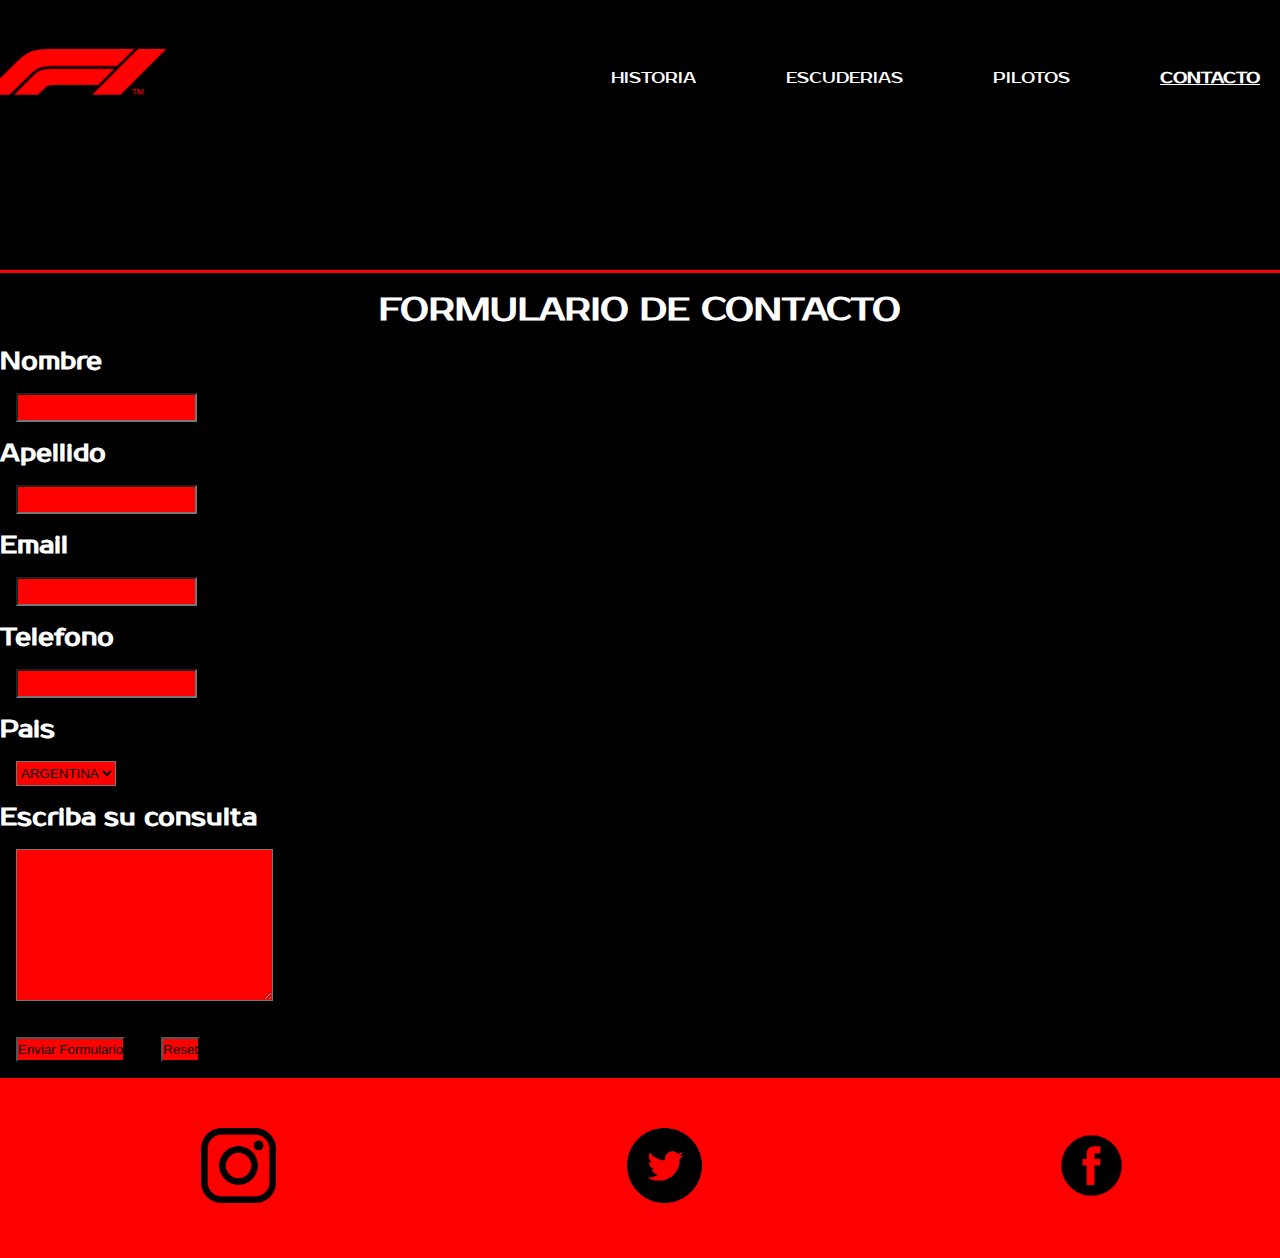
<file: seccionesMiPagina/contacto.html>
<!DOCTYPE html>
<html lang="en">
<head>
    <meta charset="UTF-8">
    <meta http-equiv="X-UA-Compatible" content="IE=edge">
    <meta name="viewport" content="width=device-width, initial-scale=1.0">
    <link href="https://cdn.jsdelivr.net/npm/bootstrap@5.3.0-alpha1/dist/css/bootstrap.min.css" rel="stylesheet" integrity="sha384-GLhlTQ8iRABdZLl6O3oVMWSktQOp6b7In1Zl3/Jr59b6EGGoI1aFkw7cmDA6j6gD" crossorigin="anonymous">
    <link rel="stylesheet" href="https://cdnjs.cloudflare.com/ajax/libs/animate.css/4.1.1/animate.min.css" />
    <link rel="stylesheet" href="../css/style.css">
    <title>CONTACTO</title>
</head>
<body>
    <header>
        <nav class="headerNav">
            <a href="../index.html" class="scale"><img
                    src="../recursos/logoF1.png"
                    alt="Logo F1" class="logo"></a>
            <ul class="header__menuNav">

                <li class="scale"><a href="./historia.html">HISTORIA</a></li>
                <li class="scale"><a href="./escuderias.html">ESCUDERIAS</a></li>
                <li class="scale"><a href="./pilotos.html" >PILOTOS</a></li>
                <li class="scale"><a href="./contacto.html" class="header__menuNav--activo">CONTACTO</a></li>
            </ul>
        </nav>
        <nav class="navbar bg-dark fixed-top">
            <div class="container-fluid">
              <a class="navbar-brand" href="../index.html"><img src="../recursos/logoF1.png" alt="Logo F1" class="logo"></a>
              <button class="navbar-toggler bg-danger" type="button" data-bs-toggle="offcanvas" data-bs-target="#offcanvasNavbar" aria-controls="offcanvasNavbar">
                <span class="navbar-toggler-icon"></span>
              </button>
              <div class="offcanvas offcanvas-end bg-dark" tabindex="-1" id="offcanvasNavbar" aria-labelledby="offcanvasNavbarLabel">
                <div class="offcanvas-header">
                  <button type="button" class="btn-close bg-danger" data-bs-dismiss="offcanvas" aria-label="Close"></button>
                </div>
                <div class="offcanvas-body">
                  <ul class="navbar-nav justify-content-end flex-grow-1 pe-3">
                    <li class="nav-item">
                      <a class="nav-link fs-4"  href="./historia.html">HISTORIA</a>
                    </li>
                    <li class="nav-item">
                      <a class="nav-link fs-4" href="./escuderias.html">ESCUDERIAS</a>
                    </li>
                    <li class="nav-item">
                        <a class="nav-link fs-4"  href="./pilotos.html">PILOTOS</a>
                      </li>
                      <li class="nav-item">
                        <a class="nav-link fs-4 header__menuNav--activo" href="./contacto.html">CONTACTO</a>
                      </li>
                  </ul>
                </div>
              </div>
            </div>
          </nav>
    </header>
    <main>
        <h1>FORMULARIO DE CONTACTO</h1>
        <form action="#" method="get" >
            <section>
                <h3>Nombre</h3>
                <input type="text" name="nombre" class="cambioColor">

            </section>
            <section>
                <h3>Apellido</h3>
                <input type="text" name="apellido" class="cambioColor">
            </section>
           <section>
               <h3>Email</h3>
               <input type="email"  name="email" class="cambioColor">
           </section>
            <section>
                <h3>Telefono</h3>
                <input type="text"  name="tel" class="cambioColor">
            </section>
           <section>
               <h3>Pais</h3>
               <select name="pais" class="cambioColor">
                   <option value="Argentina">ARGENTINA</option>
                   <option value="Brasil">BRASIL</option>
                   <option value="Chile">CHILE</option>
                   <option value="Uruguay">URUGUAY</option>
                   <option value="Peru">PERU</option>
                   <option value="Otros">OTROS...</option>
                </select>
           </section>
            <section>
                <h3>Escriba su consulta</h3>
                <textarea name="consulta" id="" cols="30" rows="10" class="cambioColor"></textarea>
            </section>
            
           
            <button class="botonFormulario cambioColor">Enviar Formulario</button>
            <input type="reset" class="cambioColor">


        </form>
    </main>
    <footer>
        <section>

            
            <ul class="footer__listaRedes">
                <li class="scale"><a href="https://www.instagram.com/f1/?next=%2F" target="_blank"><img
                    src="../recursos/logoInsta.png"
                            class="logoRedes"></a></li>
                <li class="scale"><a href="https://twitter.com/F1?ref_src=twsrc%5Egoogle%7Ctwcamp%5Eserp%7Ctwgr%5Eauthor"
                        target="_blank"><img
                        src="../recursos/logoTwitter.png"
                            class="logoRedes"></a></li>
                <li class="scale"><a href="https://es-la.facebook.com/Formula1/" target="_blank"><img
                    src="../recursos/logoFacebook.png"
                            class="logoRedes"></a></li>

            </ul>
        </section>
    </footer>
    <script src="https://cdn.jsdelivr.net/npm/bootstrap@5.3.0-alpha1/dist/js/bootstrap.bundle.min.js" integrity="sha384-w76AqPfDkMBDXo30jS1Sgez6pr3x5MlQ1ZAGC+nuZB+EYdgRZgiwxhTBTkF7CXvN" crossorigin="anonymous"></script>
</body>
<script src="../js/wow.js"></script>
<script>
    new WOW().init();
</script>
</html>
</file>
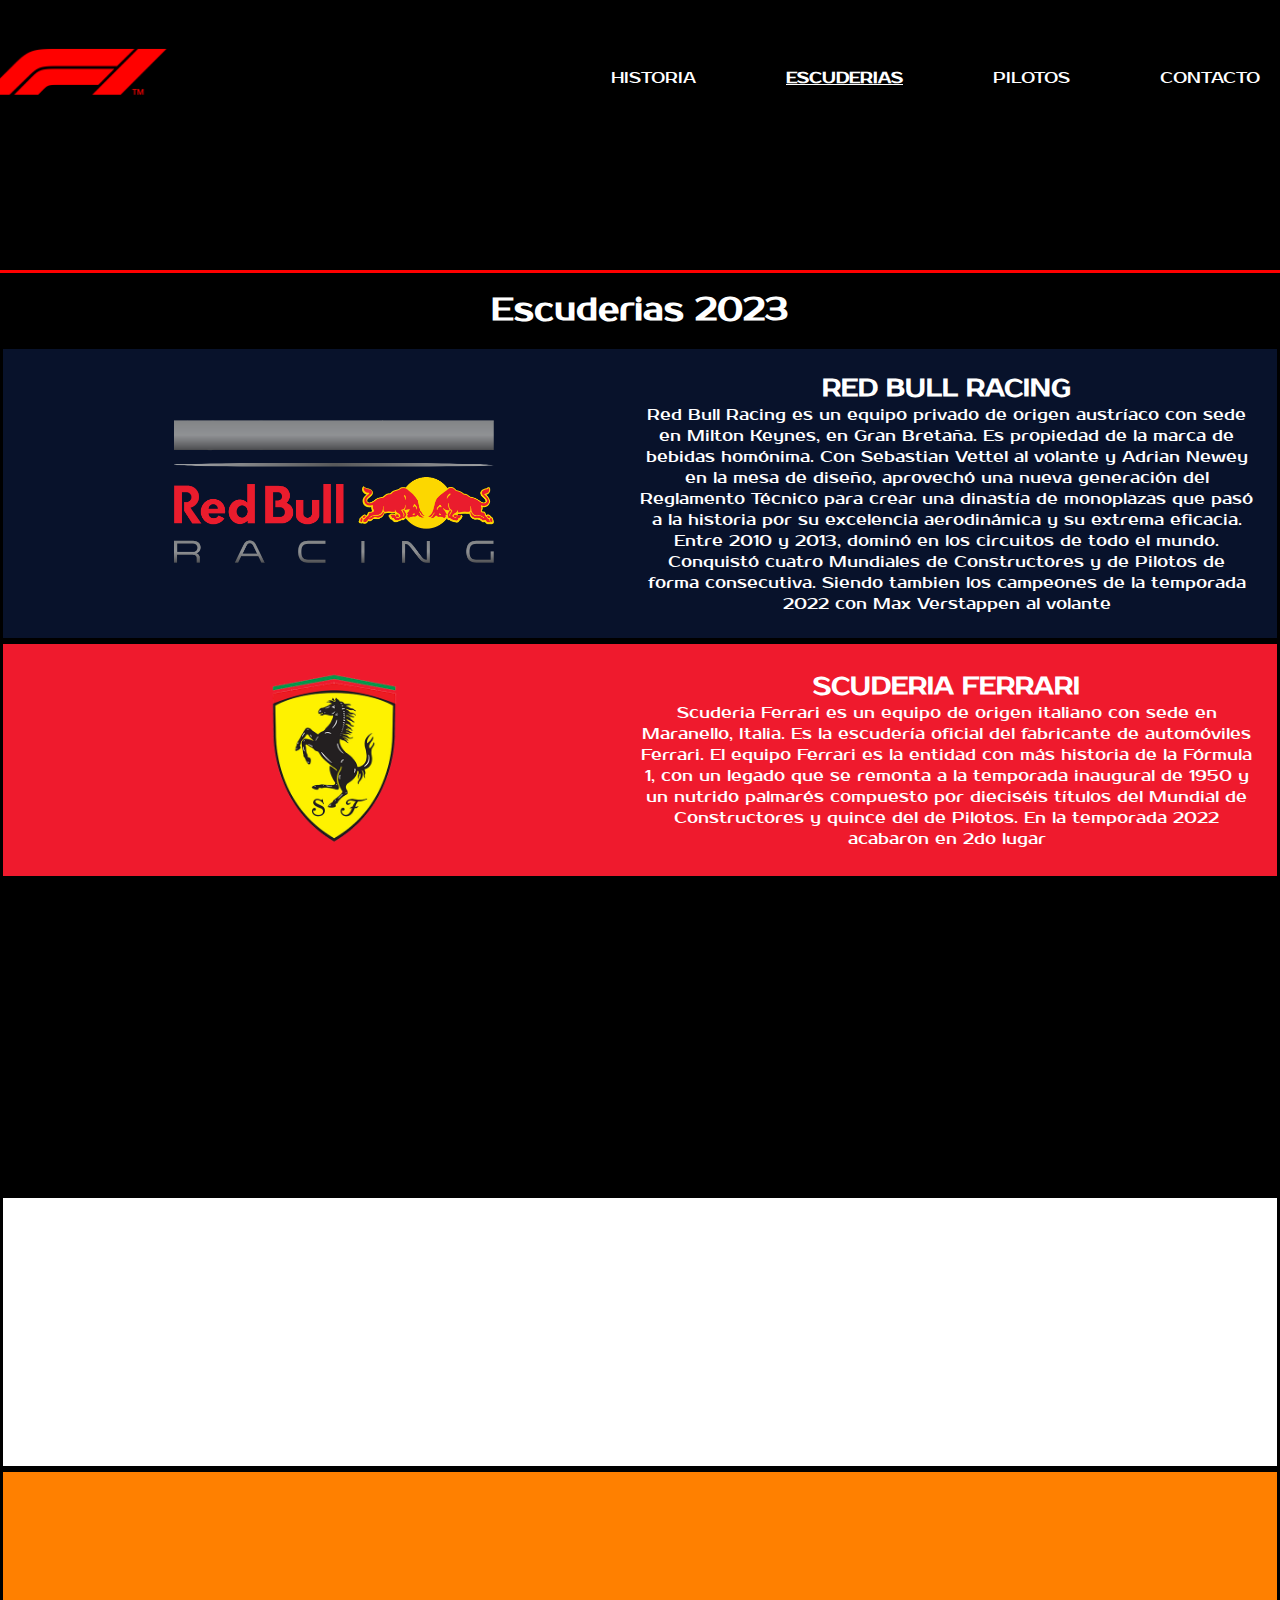
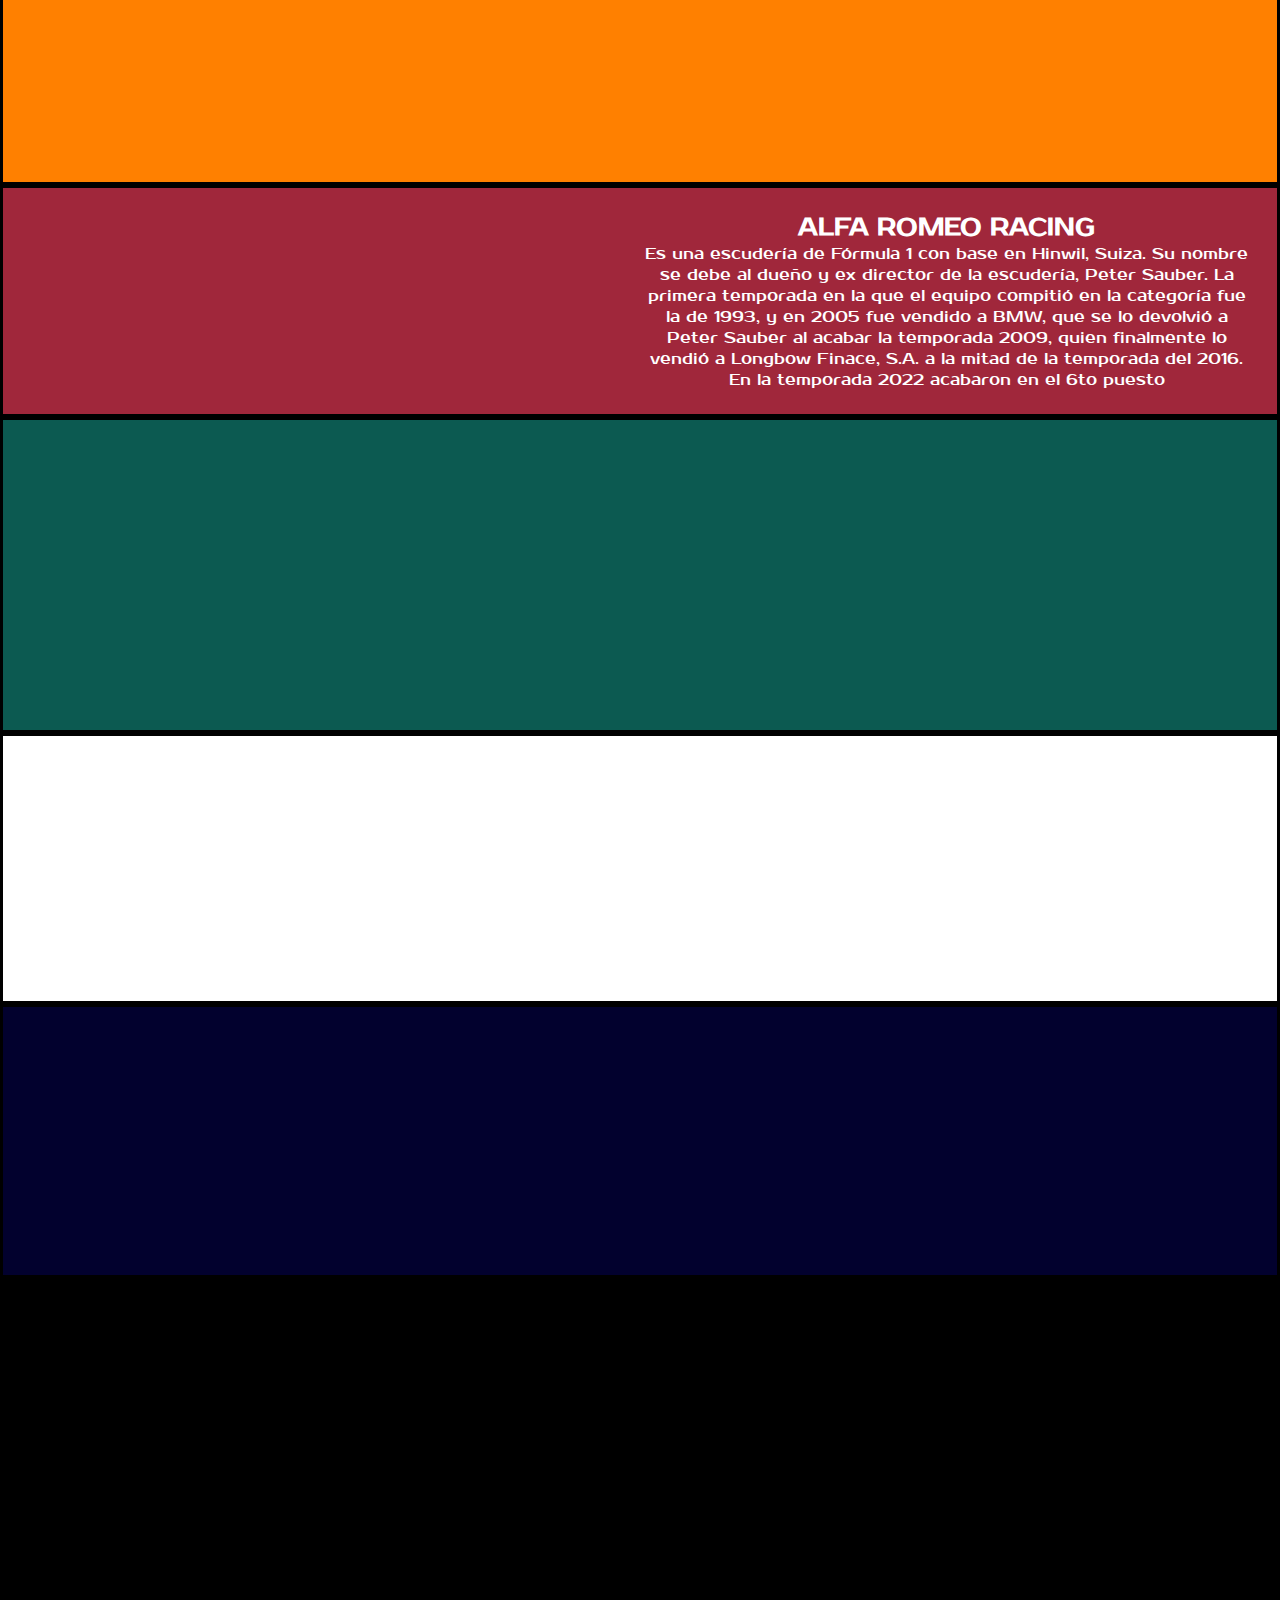
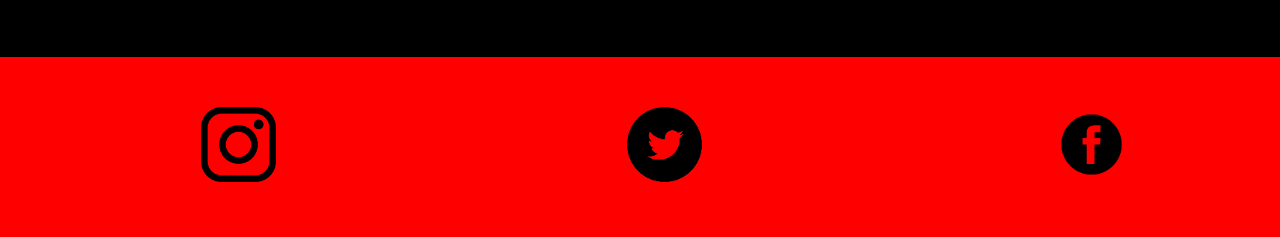
<file: seccionesMiPagina/escuderias.html>
<!DOCTYPE html>
<html lang="en">

<head>
    <meta charset="UTF-8">
    <meta http-equiv="X-UA-Compatible" content="IE=edge">
    <meta name="viewport" content="width=device-width, initial-scale=1.0">
    <link href="https://cdn.jsdelivr.net/npm/bootstrap@5.3.0-alpha1/dist/css/bootstrap.min.css" rel="stylesheet" integrity="sha384-GLhlTQ8iRABdZLl6O3oVMWSktQOp6b7In1Zl3/Jr59b6EGGoI1aFkw7cmDA6j6gD" crossorigin="anonymous">
    <link rel="stylesheet" href="https://cdnjs.cloudflare.com/ajax/libs/animate.css/4.1.1/animate.min.css" />
    <link rel="stylesheet" href="../css/style.css">
   

    <title>ESCUDERIAS</title>
</head>

<body>
    <header>
        <nav class="headerNav">
            <a href="../index.html" class="scale"><img
                    src="../recursos/logoF1.png"
                    alt="Logo F1" class="logo"></a>
            <ul class="header__menuNav">

                <li class="scale"><a href="./historia.html">HISTORIA</a></li>
                <li class="scale"><a href="./escuderias.html" class="header__menuNav--activo">ESCUDERIAS</a></li>
                <li class="scale"><a href="./pilotos.html">PILOTOS</a></li>
                <li class="scale"><a href="./contacto.html">CONTACTO</a></li>
            </ul>
        </nav>
    </header>
    <nav class="navbar bg-dark fixed-top">
        <div class="container-fluid">
          <a class="navbar-brand" href="../index.html"><img src="../recursos/logoF1.png" alt="Logo F1" class="logo"></a>
          <button class="navbar-toggler bg-danger" type="button" data-bs-toggle="offcanvas" data-bs-target="#offcanvasNavbar" aria-controls="offcanvasNavbar">
            <span class="navbar-toggler-icon"></span>
          </button>
          <div class="offcanvas offcanvas-end bg-dark" tabindex="-1" id="offcanvasNavbar" aria-labelledby="offcanvasNavbarLabel">
            <div class="offcanvas-header">
              <button type="button" class="btn-close bg-danger" data-bs-dismiss="offcanvas" aria-label="Close"></button>
            </div>
            <div class="offcanvas-body">
              <ul class="navbar-nav justify-content-end flex-grow-1 pe-3">
                <li class="nav-item">
                  <a class="nav-link fs-4"  href="./historia.html">HISTORIA</a>
                </li>
                <li class="nav-item">
                  <a class="nav-link fs-4 header__menuNav--activo" href="./escuderias.html">ESCUDERIAS</a>
                </li>
                <li class="nav-item">
                    <a class="nav-link fs-4"  href="./pilotos.html">PILOTOS</a>
                  </li>
                  <li class="nav-item">
                    <a class="nav-link fs-4" href="./contacto.html">CONTACTO</a>
                  </li>
              </ul>
            </div>
          </div>
        </div>
      </nav>
    <main>
        <h1>Escuderias 2023</h1>
        <section class="main__divRedbull escuderiasMobile">
            <div class="wow animate__animated animate__lightSpeedInLeft">
                <img src="../recursos/f1Redbull.png" class="logoMclaren">
            </div>
            <div class="wow animate__animated animate__lightSpeedInRight">
                <h2>RED BULL RACING</h2>
                <p>Red Bull Racing es un equipo privado de origen austríaco con sede en Milton Keynes, en Gran Bretaña. Es propiedad de la marca de bebidas homónima.
                    Con Sebastian Vettel al volante y Adrian Newey en la mesa de diseño, aprovechó una nueva generación del Reglamento Técnico para crear una dinastía de monoplazas que pasó a la historia por su excelencia aerodinámica y su extrema eficacia. Entre 2010 y 2013, dominó en los circuitos de todo el mundo. Conquistó cuatro Mundiales de Constructores y de Pilotos de forma consecutiva.
                    Siendo tambien los campeones de la temporada 2022 con Max Verstappen al volante
                </p>
            </div>
        </section>
        <section class="main__divFerrari escuderiasMobile">
            <div>
                <img src="../recursos/f1Ferrari.png" class="logoMclaren">
            </div>
            <div class="wow animate__animated animate__lightSpeedInRight">
                <h2>SCUDERIA FERRARI</h2>
                <p>Scuderia Ferrari es un equipo de origen italiano con sede en Maranello, Italia. Es la escudería oficial del fabricante de automóviles Ferrari.
                    El equipo Ferrari es la entidad con más historia de la Fórmula 1, con un legado que se remonta a la temporada inaugural de 1950 y un nutrido palmarés compuesto por dieciséis títulos del Mundial de Constructores y quince del de Pilotos.
                    En la temporada 2022 acabaron en 2do lugar
                </p>
            </div>
        </section>
        <section class="main__divMercedes escuderiasMobile">
            <div class="wow animate__animated animate__lightSpeedInLeft">
                <img src="../recursos/f1Mercedes.png" class="logoMclaren">
            </div>
            <div class="wow animate__animated animate__lightSpeedInRight">
                <h2>MERCEDES-AMG PETRONAS F1 TEAM</h2>
                <p>Mercedes AMG F1 Petronas es un equipo de origen alemán con sedes en Brackley y Brixworth, en Gran Bretaña.
                    En 1954 y 1955, Mercedes se inscribió en el campeonato del mundo de Fórmula 1 con Juan Manuel Fangio como primer espada. El argentino ganó el título de pilotos en ambas temporadas y la marca cosechó nueve victorias. No ganó el título de Constructores porque éste no se disputó hasta 1958.
                    Toto Wolff asumió el liderazgo de la entidad a partir de 2014. Con la llegada de la era híbrida, el equipo dio un salto de calidad que lo convirtió en la fuerza hegemónica el deporte.
                    Ganando 8 campeonatos de constructores en racha entre 2013 y 2020. en la temporada 2022 acabaron en el 3er lugar
                </p>
            </div>
        </section>
        <section class="main__divAlpine escuderiasMobile">
            <div class="wow animate__animated animate__lightSpeedInLeft">
                <img src="../recursos/f1Alpine.png" class="logoMclaren">
            </div>
            <div class="wow animate__animated animate__lightSpeedInRight">
                <h2 class="h2FondoBlanco">BWT ALPINE F1 TEAM</h2>
                <p class="pFondoBlanco">Alpine F1 Team es un equipo de Fórmula 1 de origen francés con fábrica en Enstone, Reino Unido. Es propiedad de Renault, que compitió en la categoría reina bajo ese nombre hasta 2020.
                    El objetivo del equipo es volver a ganar carreras con el cambio de reglas de 2022, la misma meta que se fijó Renault con su regreso a la categoría con equipo propio en 2016. Desde entonces, han peleado en la zona media y en 2020 subieron al podio en dos ocasiones, una trayectoria ascendente pero todavía lejos de la cabeza.
                    En la temporada 2022 acabaron en el 4to puesto.
                </p>
            </div>
        </section>
        <section class="main__divMclaren escuderiasMobile">
            <div class="wow animate__animated animate__lightSpeedInLeft">
                <img class="logoMclaren" src="../recursos/f1Mclaren.png">
            </div>
            <div class="wow animate__animated animate__lightSpeedInRight">
                <h2>MCLAREN FORMULA ONE TEAM</h2>
                <p>McLaren es un equipo privado de origen británico con sede en Woking, Gran Bretaña. Es propiedad del Grupo McLaren.
                    El equipo McLaren es una de las entidades con más historia en la Fórmula 1, con un legado que se remonta a la temporada 1966 y un palmarés compuesto por doce títulos del Mundial de Constructores y ocho del de Pilotos.
                    En 1988 y 1989, McLaren reunió en su equipo a Alain Prost y Ayrton Senna para configurar la que muchos consideran la mejor alineación de todos los tiempos. La rivalidad entre el francés y el brasileño fue legendaria y estaba acentuada por la competitividad de sus monoplazas.
                    En la temporada 2022 acabaron en el 5to puesto.
                </p>
            </div>
        </section>
        <section class="main__divAlfaromeo escuderiasMobile">
            <div class="wow animate__animated animate__lightSpeedInLeft">
                <img src="../recursos/f1Alfaromeo.png" class="logoMclaren">
            </div>
            <div class="animate__animated animate__lightSpeedInRight">
                <h2>ALFA ROMEO RACING</h2>
                <p>Es una escudería de Fórmula 1 con base en Hinwil, Suiza. Su nombre se debe al dueño y ex director de la escudería, Peter Sauber. La primera temporada en la que el equipo compitió en la categoría fue la de 1993, y en 2005 fue vendido a BMW, que se lo devolvió a Peter Sauber al acabar la temporada 2009, quien finalmente lo vendió a Longbow Finace, S.A. a la mitad de la temporada del 2016.
                    En la temporada 2022 acabaron en el 6to puesto
                </p>
            </div>
        </section>
        <section class="main__divAstonmartin escuderiasMobile">
            <div class="wow animate__animated animate__lightSpeedInLeft">
                <img src="../recursos/f1Astonmartin.png" class="logoMclaren">
            </div>
            <div class="wow animate__animated animate__lightSpeedInRight">
                <h2>ASTON MARTIN F1 TEAM</h2>
                <p>Aston Martin Cognizant F1 Team es un equipo privado de origen británico con sede en Silverstone, Gran Bretaña. Es propiedad de un consorcio de inversores encabezado por el multimillonario canadiense Lawrence Stroll.
                    Aston Martin vuelve a la Fórmula 1 60 años después. La marca compitió en el Gran Circo en las temporadas 1959 y 1960, en las que disputó cinco Grandes Premios sin sumar puntos. Desde 2018 fue patrocinador principal de Red Bull. Lawrence Stroll compró la firma en sus horas bajas, a principios de 2020, tras hacerse con Force India y renombró al equipo, que ahora lleva el nombre de la famosa marca británica de vehículos de lujo.
                    En la temporada 2022 acabaron en el 7mo puesto.
                </p>
            </div>
        </section>
        <section class="main__divHaas escuderiasMobile">
            <div class="wow animate__animated animate__lightSpeedInLeft">
                <img src="../recursos/f1Haas.png" class="logoMclaren">

            </div>
            <div class="wow animate__animated animate__lightSpeedInRight">
                <h2 class="h2FondoBlanco">HAAS F1 TEAM</h2>
                <p class="pFondoBlanco">Haas F1 Team es un equipo privado de origen estadounidense con sedes en Banbury, Reino Unido y Kannapolis, Estados Unidos. Es propiedad de su fundador Gene Haas.
                    Haas es la escudería más joven de la parrilla. Se constituyó en 2014 y empezó a competir en 2016. Debutó con un acuerdo de colaboración técnica con Dallara, que produjo su primer chasis y Ferrari, que les permitió aprovechar algunos de sus componentes y recursos tecnológicos.
                    En la temporada 2022 acabaron en el 8vo puesto.
                </p>
            </div>
        </section>
        <section class="main__divAlphatauri escuderiasMobile">
            <div class="wow animate__animated animate__lightSpeedInLeft">
                <img src="../recursos/f1Alphatauri.png" class="logoMclaren">
            </div>

            <div class="wow animate__animated animate__lightSpeedInRight">
                <h2>SCUDERIA ALPHA TAURI</h2>
                <p>AlphaTauri Honda es un equipo privado de origen italiano con sede en Faenza, Italia. Es propiedad de la marca de bebidas Red Bull, que en 2020 ha rebautizado su filial Toro Rosso con el nombre de una marca de ropa de la compañía.
                    El equipo Alpha Tauri es el filial de Red Bull Racing, el lugar donde militan y se forman los talentos emergentes antes de dar el salto a la élite. Cuatro nombres han seguido con éxito este camino: Sebastian Vettel, Daniel Ricciardo, Daniil Kvyat y Max Verstappen.
                    En la temporada 2022 acabaron en el 9no puesto.

                </p>
            </div>
        </section>
        <section class="main__divWilliams escuderiasMobile">
            <div class="wow animate__animated animate__lightSpeedInLeft">
                <img src="../recursos/f1Williams.png" class="logoMclaren">

            </div>
            <div class="wow animate__animated animate__lightSpeedInRight">
                <h2>WILLIAMS RACING</h2>
                <p>Williams Martini Racing es un equipo privado de origen inglés con sede en Grove, Gran Bretaña. Cotiza en la bolsa de Frankfurt. Su fundador y accionista mayoritario es Frank Williams, que posee el 52,25% de las participaciones.
                    El equipo Williams es una de las entidades con más historia en la Fórmula 1, con un legado que se remonta a la temporada 1977 y un nutrido palmarés compuesto por nueve títulos del Mundial de Constructores y siete del de Pilotos.
                    La década de 1990 fue la más brillante en la historia de la entidad, con cinco títulos de Constructores en seis años entre las temporadas 1992 y 1997. Fueron los creadores de una de las innovaciones tecnológicas más determinantes en la historia del deporte: la suspensión activa. Sus coches eran tan competitivos que incluso Ayrton Senna se ofreció gratis a cambio de un volante.
                    En la temporada 2022 acabaron en el 10mo puesto.
                </p>

            </div>
        </section>
    </main>
    <footer>
        <section>

            
            <ul class="footer__listaRedes">
                <li class="scale"><a href="https://www.instagram.com/f1/?next=%2F" target="_blank"><img
                    src="../recursos/logoInsta.png"
                            class="logoRedes"></a></li>
                <li class="scale"><a href="https://twitter.com/F1?ref_src=twsrc%5Egoogle%7Ctwcamp%5Eserp%7Ctwgr%5Eauthor"
                        target="_blank"><img
                        src="../recursos/logoTwitter.png"
                            class="logoRedes"></a></li>
                <li class="scale"><a href="https://es-la.facebook.com/Formula1/" target="_blank"><img
                    src="../recursos/logoFacebook.png"
                            class="logoRedes"></a></li>

            </ul>
        </section>
    </footer>
    <script src="https://cdn.jsdelivr.net/npm/bootstrap@5.3.0-alpha1/dist/js/bootstrap.bundle.min.js" integrity="sha384-w76AqPfDkMBDXo30jS1Sgez6pr3x5MlQ1ZAGC+nuZB+EYdgRZgiwxhTBTkF7CXvN" crossorigin="anonymous"></script>
</body>
<script src="../js/wow.js"></script>
<script>
    new WOW().init();
</script>
</html>
</file>
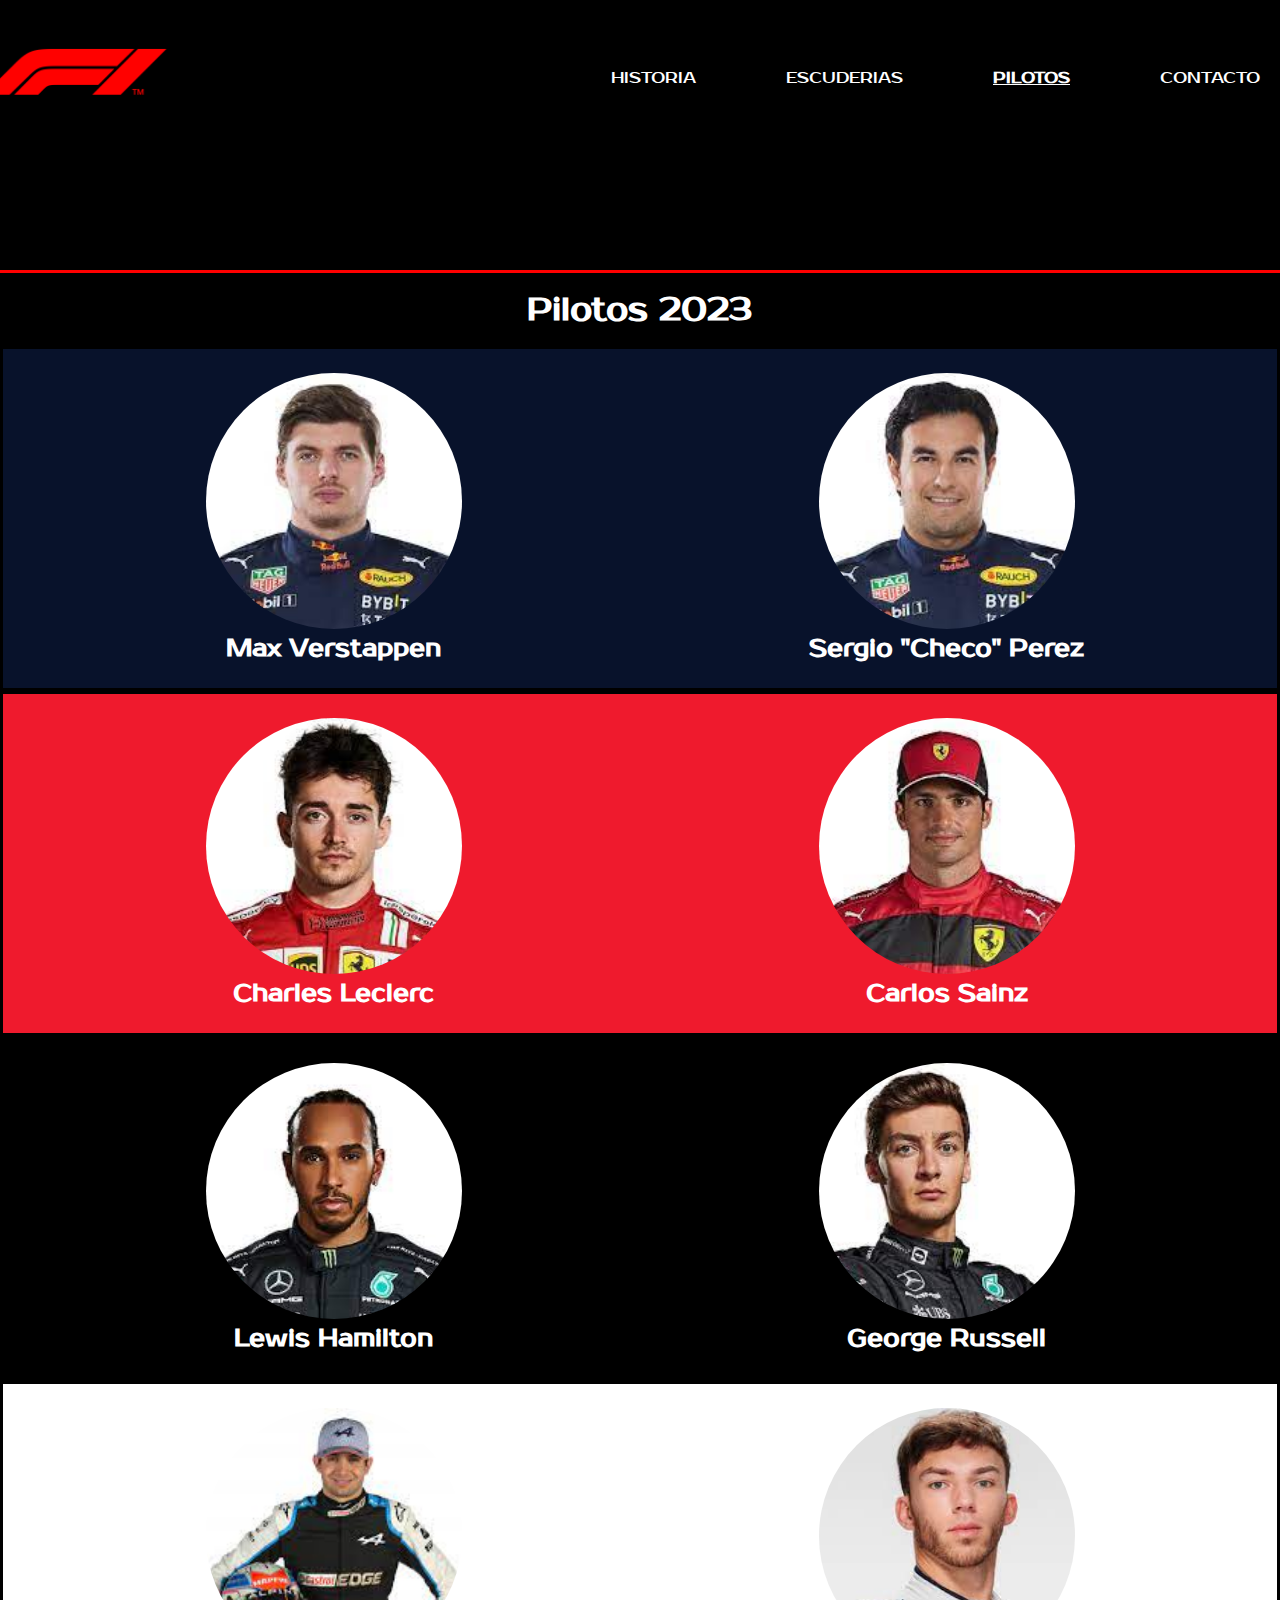
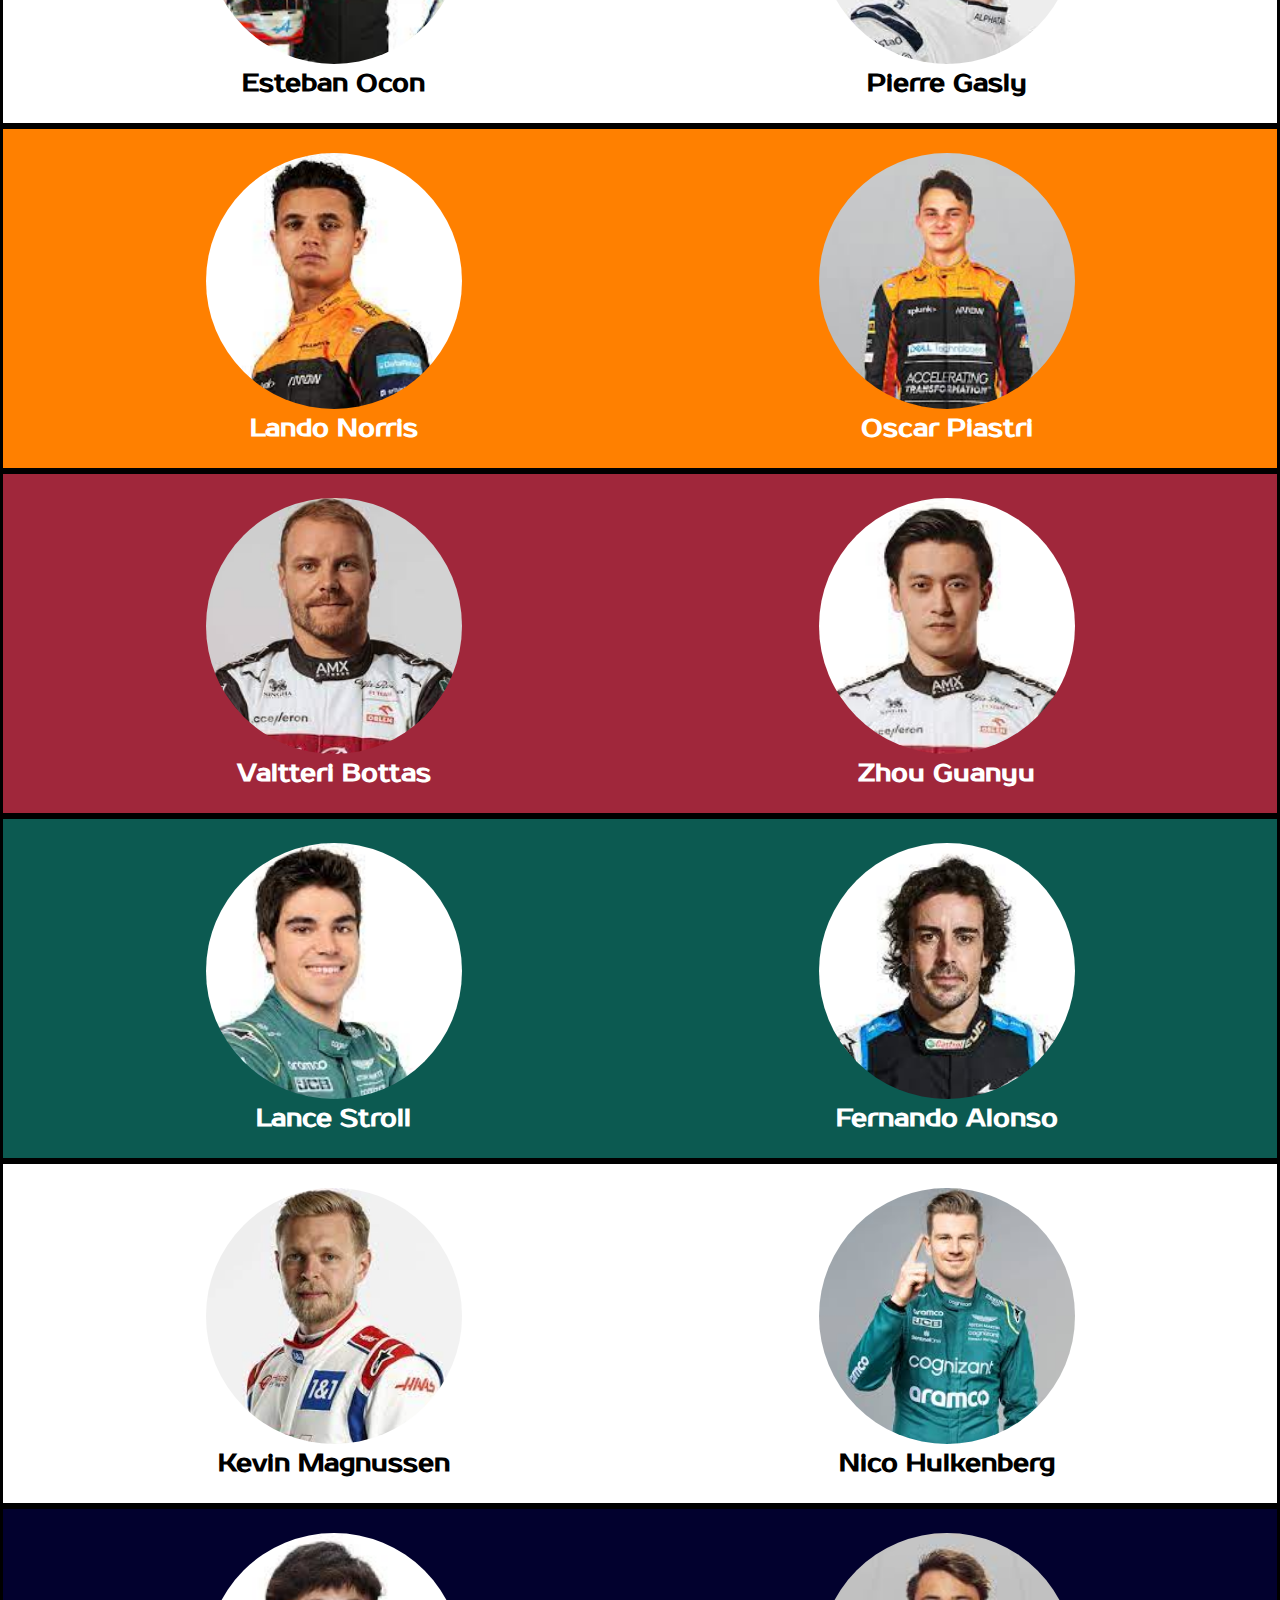
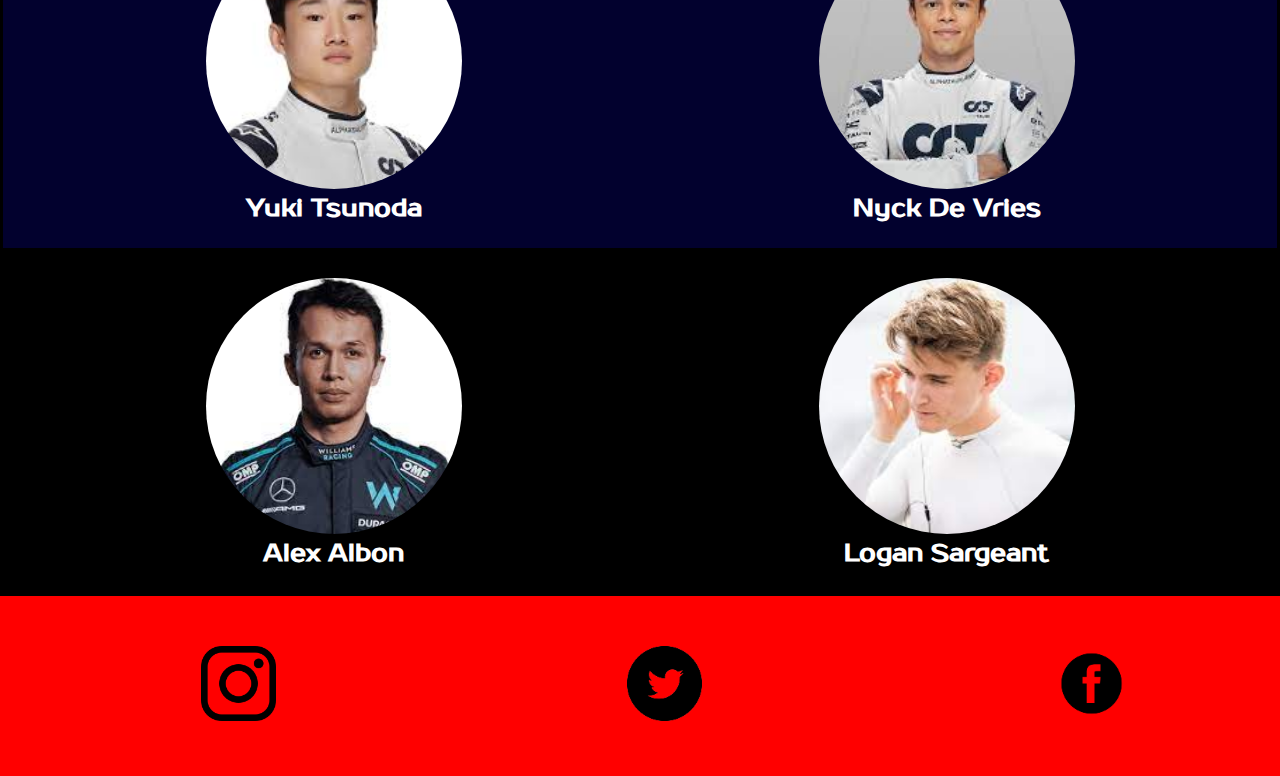
<file: seccionesMiPagina/pilotos.html>
<!DOCTYPE html>
<html lang="en">

<head>
    <meta charset="UTF-8">
    <meta http-equiv="X-UA-Compatible" content="IE=edge">
    <meta name="viewport" content="width=device-width, initial-scale=1.0">
    <link href="https://cdn.jsdelivr.net/npm/bootstrap@5.3.0-alpha1/dist/css/bootstrap.min.css" rel="stylesheet" integrity="sha384-GLhlTQ8iRABdZLl6O3oVMWSktQOp6b7In1Zl3/Jr59b6EGGoI1aFkw7cmDA6j6gD" crossorigin="anonymous">
    <link rel="stylesheet" href="https://cdnjs.cloudflare.com/ajax/libs/animate.css/4.1.1/animate.min.css" />
    <link rel="stylesheet" href="../css/style.css">
    

    <title>PILOTOS</title>
</head>

<body>
    <header>
        <nav class="headerNav">
            <a href="../index.html" class="scale"><img src="../recursos/logoF1.png" alt="Logo F1" class="logo"></a>
            <ul class="header__menuNav">

                <li class="scale"><a href="./historia.html">HISTORIA</a></li>
                <li class="scale"><a href="./escuderias.html">ESCUDERIAS</a></li>
                <li class="scale"><a href="./pilotos.html" class="header__menuNav--activo">PILOTOS</a></li>
                <li class="scale"><a href="./contacto.html">CONTACTO</a></li>
            </ul>
        </nav>
        <nav class="navbar bg-dark fixed-top">
            <div class="container-fluid">
              <a class="navbar-brand" href="../index.html"><img src="../recursos/logoF1.png" alt="Logo F1" class="logo"></a>
              <button class="navbar-toggler bg-danger" type="button" data-bs-toggle="offcanvas" data-bs-target="#offcanvasNavbar" aria-controls="offcanvasNavbar">
                <span class="navbar-toggler-icon"></span>
              </button>
              <div class="offcanvas offcanvas-end bg-dark" tabindex="-1" id="offcanvasNavbar" aria-labelledby="offcanvasNavbarLabel">
                <div class="offcanvas-header">
                  <button type="button" class="btn-close bg-danger" data-bs-dismiss="offcanvas" aria-label="Close"></button>
                </div>
                <div class="offcanvas-body">
                  <ul class="navbar-nav justify-content-end flex-grow-1 pe-3">
                    <li class="nav-item">
                      <a class="nav-link fs-4"  href="./historia.html">HISTORIA</a>
                    </li>
                    <li class="nav-item">
                      <a class="nav-link fs-4" href="./escuderias.html">ESCUDERIAS</a>
                    </li>
                    <li class="nav-item">
                        <a class="nav-link fs-4 header__menuNav--activo"  href="./pilotos.html">PILOTOS</a>
                      </li>
                      <li class="nav-item">
                        <a class="nav-link fs-4" href="./contacto.html">CONTACTO</a>
                      </li>
                  </ul>
                </div>
              </div>
            </div>
          </nav>
    </header>
    <main>
        <h1>Pilotos 2023</h1>
        <section class="main__divRedbull escuderiasMobile">

            <div class="scale">
                <img src="../recursos/f1Maxverstappen.jpg" alt="" class="img__f1Pilotos2023">
                <h3>Max Verstappen</h3>
            </div>
            <div class="scale">
                <img src="../recursos/f1Sergioperez.png" alt="" class="img__f1Pilotos2023">
                <h3>Sergio "Checo" Perez</h3>
            </div>



        </section>
        <section class="main__divFerrari escuderiasMobile">

            <div class="scale">
                <img src="../recursos/f1Charlesleclerc.jpg" alt="" class="img__f1Pilotos2023">
                <h3>Charles Leclerc</h3>
            </div>
            <div class="scale">
                <img src="../recursos/f1Carlossainz.png" alt="" class="img__f1Pilotos2023">
                <h3>Carlos Sainz</h3>
            </div>
        </section>
        <section class="main__divMercedes escuderiasMobile">

            <div class="scale">
                <img src="../recursos/f1Lewishamilton.png" alt="" class="img__f1Pilotos2023">
                <h3>Lewis Hamilton</h3>
            </div>
            <div class="scale">
                <img src="../recursos/f1Georgerusell.jpg" alt="" class="img__f1Pilotos2023">
                <h3>George Russell</h3>
            </div>
        </section>
        <section class="main__divAlpine escuderiasMobile">

            <div class="scale">
                <img src="../recursos/f1Estebanocon.jpg" alt="" class="img__f1Pilotos2023">
                <h3 class="h3Fondoblanco">Esteban Ocon</h3>
            </div>
            <div class="scale">
                <img src="../recursos/f1Pierregasly.jpg" alt="" class="img__f1Pilotos2023">
                <h3 class="h3Fondoblanco">Pierre Gasly</h3>
            </div>
        </section>
        <section class="main__divMclaren escuderiasMobile">

            <div class="scale">
                <img src="../recursos/f1Landonorris.jpg" alt="" class="img__f1Pilotos2023">
                <h3>Lando Norris</h3>
            </div>
            <div class="scale">
                <img src="../recursos/f1Oscarpiastri.jpg" alt="" class="img__f1Pilotos2023">
                <h3>Oscar Piastri</h3>
            </div>
        </section>
        <section class="main__divAlfaromeo escuderiasMobile">

            <div class="scale">
                <img src="../recursos/f1Valtteribottas.jpg" alt="" class="img__f1Pilotos2023">
                <h3>Valtteri Bottas</h3>
            </div>
            <div class="scale">
                <img src="../recursos/f1Zhouguanyu.jpg" alt="" class="img__f1Pilotos2023">
                <h3>Zhou Guanyu</h3>
            </div>
        </section>
        <section class="main__divAstonmartin escuderiasMobile">

            <div class="scale">
                <img src="../recursos/f1Lancestroll.jpg" alt="" class="img__f1Pilotos2023">
                <h3>Lance Stroll</h3>
            </div>
            <div class="scale">
                <img src="../recursos/f1Fernandoalonso.jpg" alt="" class="img__f1Pilotos2023">
                <h3>Fernando Alonso</h3>
            </div>
        </section>
        <section class="main__divHaas escuderiasMobile">

            <div class="scale">
                <img src="../recursos/f1Kevinmagnussen.jpg" alt="" class="img__f1Pilotos2023">
                <h3 class="h3Fondoblanco">Kevin Magnussen</h3>
            </div>
            <div class="scale">
                <img src="../recursos/f1Nicohulkenberg.jpg" alt="" class="img__f1Pilotos2023">
                <h3 class="h3Fondoblanco">Nico Hulkenberg</h3>
            </div>
        </section>
        <section class="main__divAlphatauri escuderiasMobile">

            <div class="scale">
                <img src="../recursos/f1Yukitsunoda.jpg" alt="" class="img__f1Pilotos2023">
                <h3>Yuki Tsunoda</h3>
            </div>
            <div class="scale">
                <img src="../recursos/f1Nyckdevries.jpg" alt="" class="img__f1Pilotos2023">
                <h3>Nyck De Vries</h3>
            </div>
        </section>
        <section class="main__divWilliams escuderiasMobile">

            <div class="scale">
                <img src="[data-uri]"
                    alt="" class="img__f1Pilotos2023">
                <h3>Alex Albon</h3>
            </div>
            <div class="scale">
                <img src="[data-uri]"
                    alt="" class="img__f1Pilotos2023">
                <h3>Logan Sargeant</h3>
            </div>


    </main>
    <footer>
        <section>


            <ul class="footer__listaRedes">
                <li class="scale"><a href="https://www.instagram.com/f1/?next=%2F" target="_blank"><img
                            src="../recursos/logoInsta.png" class="logoRedes"></a></li>
                <li class="scale"><a
                        href="https://twitter.com/F1?ref_src=twsrc%5Egoogle%7Ctwcamp%5Eserp%7Ctwgr%5Eauthor"
                        target="_blank"><img src="../recursos/logoTwitter.png" class="logoRedes"></a></li>
                <li class="scale"><a href="https://es-la.facebook.com/Formula1/" target="_blank"><img
                            src="../recursos/logoFacebook.png" class="logoRedes"></a></li>

            </ul>
        </section>
    </footer>
    <script src="https://cdn.jsdelivr.net/npm/bootstrap@5.3.0-alpha1/dist/js/bootstrap.bundle.min.js" integrity="sha384-w76AqPfDkMBDXo30jS1Sgez6pr3x5MlQ1ZAGC+nuZB+EYdgRZgiwxhTBTkF7CXvN" crossorigin="anonymous"></script>
</body>
<script src="../js/wow.js"></script>
<script>
    new WOW().init();
</script>
</html>
</file>
<file: css/style.css>
@import url("https://fonts.googleapis.com/css2?family=Kanit&family=Prosto+One&display=swap");
* {
  margin: 0;
  padding: 0; }

header {
  background-color: black;
  height: 30vh;
  border-bottom: 3px solid red; }
  header .logo {
    width: 150px; }

.navbar {
  width: 100vw;
  height: 30vh;
  border-bottom: 3px solid red; }
  .navbar .nav-link {
    color: white; }
  .navbar .logo {
    width: 150px; }

@media (max-width: 426px) {
  .headerNav {
    display: none; }
  .header__menuNav {
    display: none; }
  header {
    height: 30vh;
    border-bottom: 3px solid red; }
  li {
    padding: 0px;
    margin-left: 7px;
    font-size: small; } }

@media (min-width: 769px) {
  .navbar {
    display: none; }
  .headerNav {
    display: flex;
    align-items: center;
    justify-content: space-between; }
  .logo {
    width: 150px; }
  .header__menuNav {
    display: flex;
    justify-content: flex-end;
    align-items: center; }
  .header__menuNav--activo {
    font-weight: bold;
    text-decoration: underline; } }

@media (max-width: 768px) {
  .headerNav {
    display: none; } }

.main__imagenInicio {
  width: 100vw;
  object-fit: cover;
  height: 80vh; }

.main_imagenesInicio {
  text-align: center; }
  .main_imagenesInicio .carousel-item {
    height: 90vh; }

@media (max-width: 425px) {
  .main__imagenInicio {
    width: 100vw; }
  .main_imagenesInicio {
    height: 50vh; }
    .main_imagenesInicio .carousel-item {
      height: 50vh;
      object-fit: cover;
      padding: 0px; }
      .main_imagenesInicio .carousel-item .imagen-carousel {
        height: 50vh;
        object-fit: cover; } }

@media (max-width: 768px) {
  .main__imagenInicio {
    width: 100vw; } }

.imagen__f1Senna {
  width: 98.5vw;
  object-fit: cover;
  height: 80vh; }

.imagenes__Historia {
  display: grid;
  grid-template-columns: repeat(3, 1fr);
  padding: 2rem; }
  .imagenes__Historia .imagen__f1Historia {
    width: 31vw;
    height: 40vh;
    object-fit: cover; }

@media (max-width: 425px) {
  .imagenes__Historia {
    display: grid;
    grid-template-rows: repeat(3, 1fr);
    grid-template-columns: none;
    padding: 0; }
    .imagenes__Historia .imagen__f1Historia {
      width: 100vw;
      margin-bottom: 1rem; } }

.main__divRedbull {
  background-color: #08122b;
  display: grid;
  grid-template-columns: repeat(2, 1fr);
  align-items: center;
  justify-items: center;
  padding: 1.5rem;
  border: 3px solid black;
  text-align: center; }

.main__divFerrari {
  background-color: #EF1A2D;
  display: grid;
  grid-template-columns: repeat(2, 1fr);
  align-items: center;
  justify-items: center;
  padding: 1.5rem;
  border: 3px solid black;
  text-align: center; }

.main__divMercedes {
  background-color: black;
  display: grid;
  grid-template-columns: repeat(2, 1fr);
  align-items: center;
  justify-items: center;
  padding: 1.5rem;
  border: 3px solid black;
  text-align: center; }

.main__divAlpine {
  background-color: white;
  display: grid;
  grid-template-columns: repeat(2, 1fr);
  align-items: center;
  justify-items: center;
  padding: 1.5rem;
  border: 3px solid black;
  text-align: center; }

.main__divMclaren {
  background-color: #FF8000;
  display: grid;
  grid-template-columns: repeat(2, 1fr);
  align-items: center;
  justify-items: center;
  padding: 1.5rem;
  border: 3px solid black;
  text-align: center; }

.logoMclaren {
  width: 25vw; }

.main__divAlfaromeo {
  background-color: #a0273b;
  display: grid;
  grid-template-columns: repeat(2, 1fr);
  align-items: center;
  justify-items: center;
  padding: 1.5rem;
  border: 3px solid black;
  text-align: center; }

.main__divAstonmartin {
  background-color: #0c5a51;
  display: grid;
  grid-template-columns: repeat(2, 1fr);
  align-items: center;
  justify-items: center;
  padding: 1.5rem;
  border: 3px solid black;
  text-align: center; }

.main__divHaas {
  background-color: white;
  display: grid;
  grid-template-columns: repeat(2, 1fr);
  align-items: center;
  justify-items: center;
  padding: 1.5rem;
  border: 3px solid black;
  text-align: center; }

.main__divAlphatauri {
  background-color: #02012e;
  display: grid;
  grid-template-columns: repeat(2, 1fr);
  align-items: center;
  justify-items: center;
  padding: 1.5rem;
  border: 3px solid black;
  text-align: center; }

.main__divWilliams {
  background-color: black;
  display: grid;
  grid-template-columns: repeat(2, 1fr);
  align-items: center;
  justify-items: center;
  padding: 1.5rem;
  border: 3px solid black;
  text-align: center; }

@media (max-width: 425px) {
  .escuderiasMobile {
    grid-template-columns: none;
    grid-template-rows: repeat(2, 1fr); }
  .logoMclaren {
    width: 80vw; } }

.img__f1Pilotos2023 {
  width: 20vw;
  height: 20vw;
  object-fit: cover;
  border-radius: 50%; }

input {
  margin: 1rem;
  height: 25px;
  background-color: red; }

select {
  margin: 1rem;
  height: 25px;
  background-color: red; }

span {
  color: white;
  font-family: 'Prosto One', cursive; }

label {
  text-align: center;
  height: 25px; }

textarea {
  margin: 1rem;
  background-color: red; }

.botonFormulario {
  margin: 1rem;
  height: 25px;
  background-color: red; }

.footer__listaRedes {
  display: flex;
  justify-content: space-around; }

.logoRedes {
  width: 75px; }

footer {
  background-color: red; }
  footer .footer__listaRedes {
    display: flex;
    justify-content: space-around; }
    footer .footer__listaRedes .logoRedes {
      width: 75px; }

@media (max-width: 425px) {
  footer {
    height: 20vh; }
    footer .footer__listaRedes {
      display: flex;
      justify-content: space-around;
      height: 18vh;
      align-items: center; }
      footer .footer__listaRedes .logoRedes {
        width: 50px;
        height: 2rem; } }

a {
  color: white;
  text-decoration: none;
  font-family: 'Prosto One', cursive; }

li {
  display: inline-block;
  margin-left: 50px;
  padding: 50px 20px; }

main {
  background-color: black; }

h1 {
  font-family: 'Prosto One', cursive;
  color: white;
  text-align: center;
  padding: 1rem; }

p {
  font-family: 'Prosto One', cursive;
  color: white; }
  p .pFondoBlanco {
    color: black; }

.textoCentrado {
  text-align: center;
  border-bottom: 2px solid red;
  border-top: 2px solid red;
  padding: 3rem; }

h2 {
  font-family: 'Prosto One', cursive;
  color: white; }
  h2 .h2FondoBlanco {
    color: black; }

.h2FondoBlanco {
  color: black; }

.pFondoBlanco {
  color: black; }

h3 {
  color: white;
  font-family: 'Prosto One', cursive;
  font-size: x-large; }

.h3Fondoblanco {
  color: black; }

@media (max-width: 425px) {
  li {
    padding: 0px;
    margin-left: 7px;
    font-size: small; } }

.scale:hover {
  transform: scale(1.3);
  transition: .3s; }

div.scale:hover {
  transform: scale(1.2);
  transition: .3s; }
</file>
